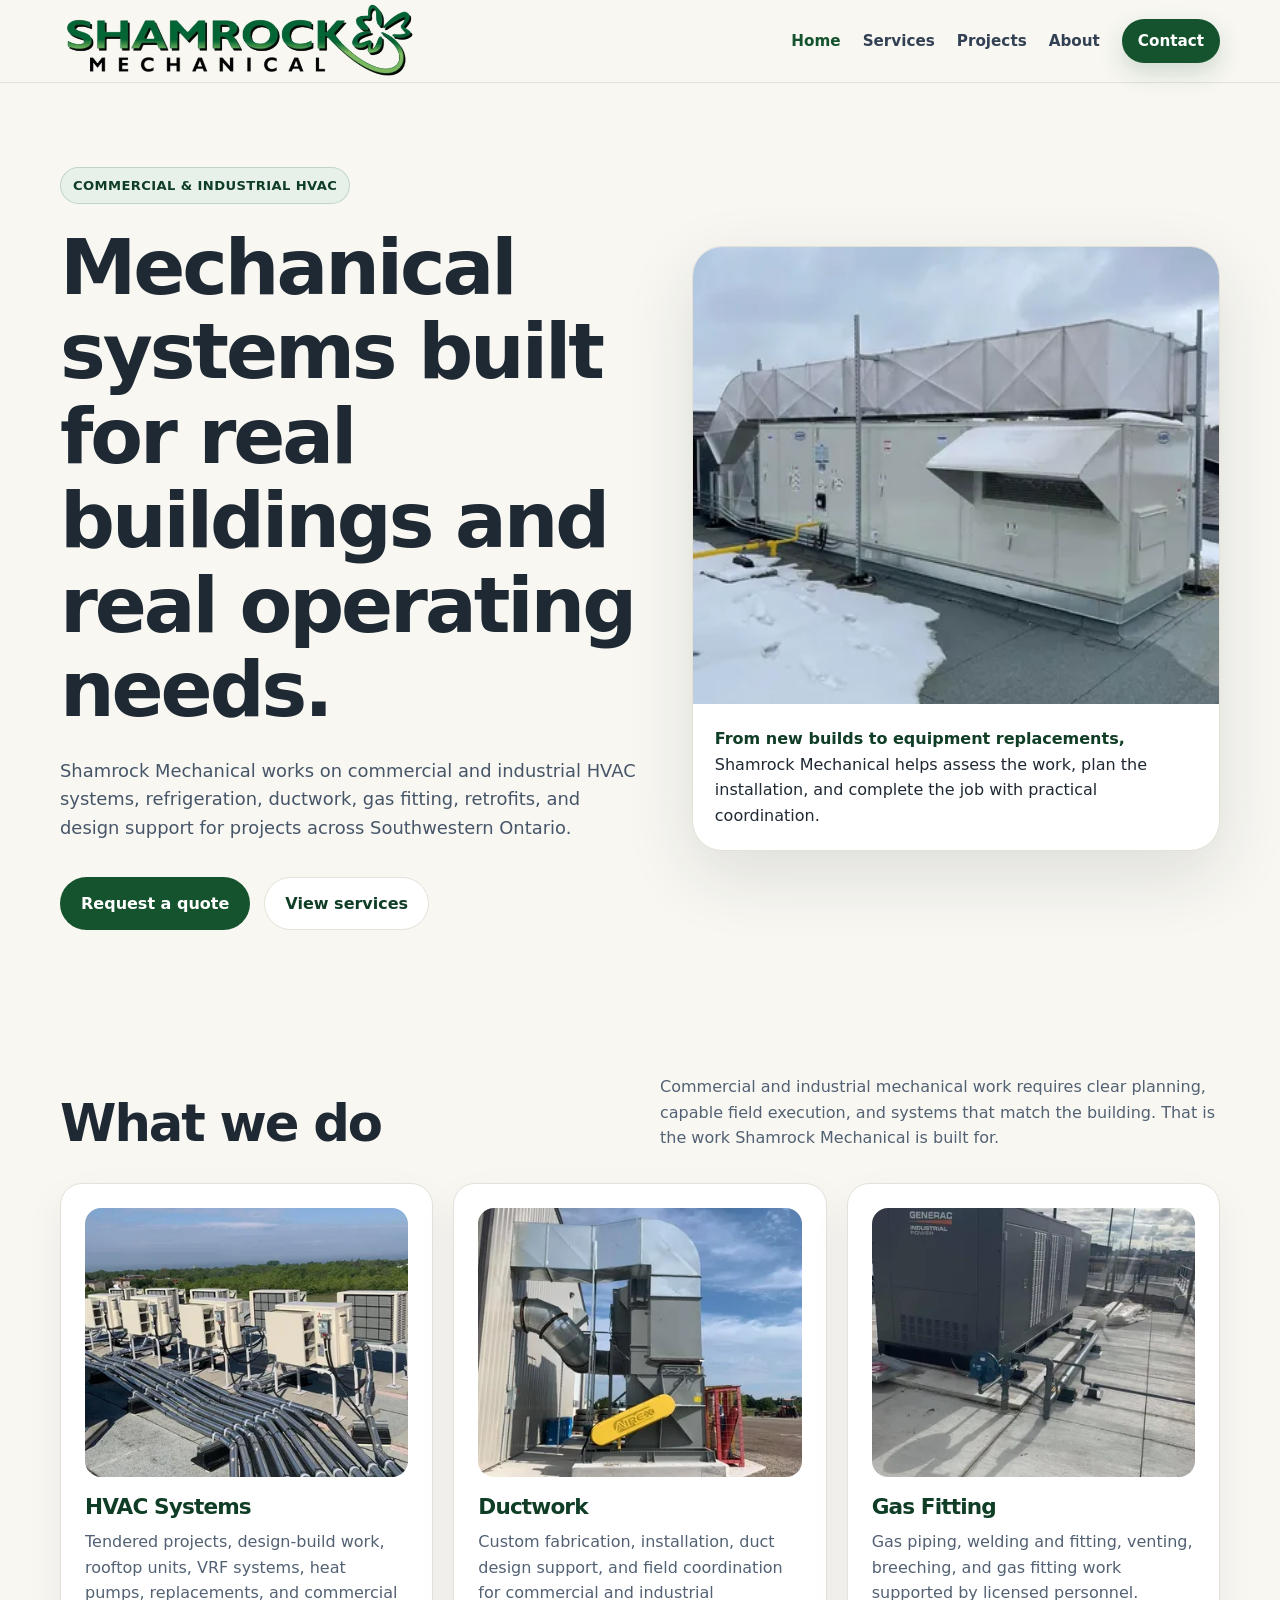
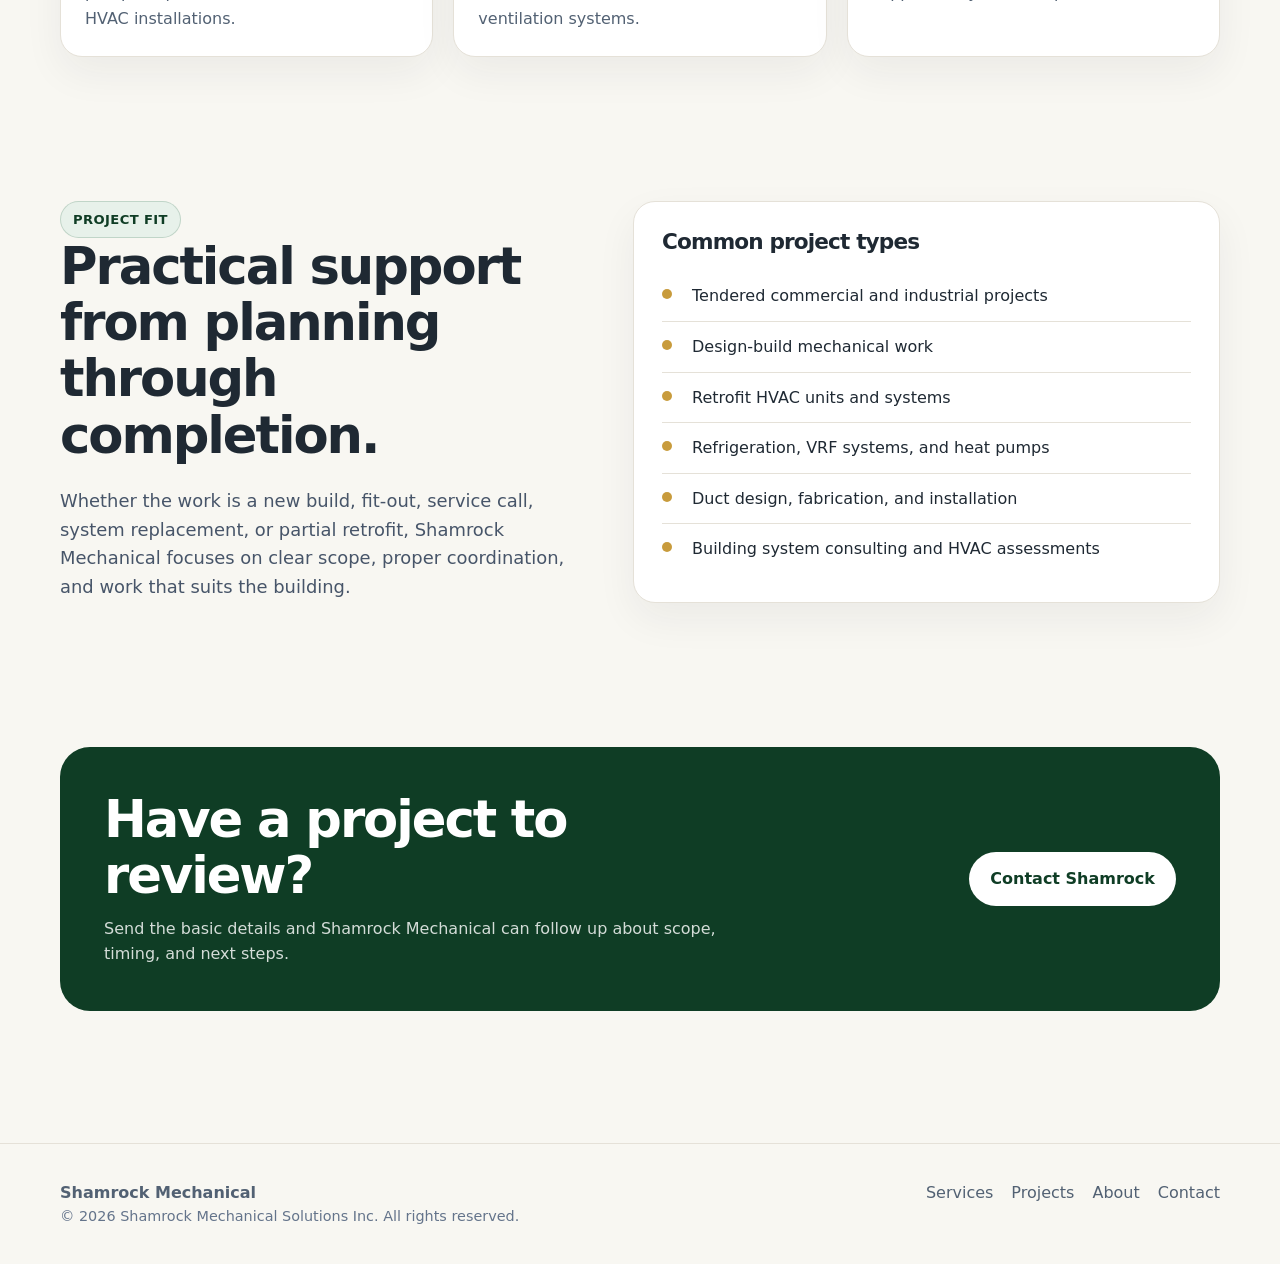
<file: index.html>
<!doctype html>
<html lang="en">
<head>
  <meta charset="utf-8">
  <meta name="viewport" content="width=device-width, initial-scale=1">
  <title>Shamrock Mechanical | Commercial & Industrial HVAC</title>
  <meta name="description" content="Shamrock Mechanical provides commercial and industrial HVAC, refrigeration, ductwork, gas fitting, retrofits, and design consulting in Southwestern Ontario.">
  <link rel="stylesheet" href="styles.css">
</head>
<body>
  <header class="site-header">
    <div class="container nav">
      <a class="brand" href="index.html" aria-label="Shamrock Mechanical home">
        <img class="brand-logo" src="assets/logo/shamrock-logo-compact.png" alt="Shamrock Mechanical logo">
      </a>
      <nav class="nav-links" aria-label="Main navigation">
        <a class="active" href="index.html">Home</a>
        <a href="services.html">Services</a>
        <a href="projects.html">Projects</a>
        <a href="about.html">About</a>
        <a class="nav-cta" href="contact.html">Contact</a>
      </nav>
    </div>
  </header>

  <main>
    <section class="hero">
      <div class="container hero-grid">
        <div>
          <span class="kicker">Commercial & Industrial HVAC</span>
          <h1>Mechanical systems built for real buildings and real operating needs.</h1>
          <p class="lede">Shamrock Mechanical works on commercial and industrial HVAC systems, refrigeration, ductwork, gas fitting, retrofits, and design support for projects across Southwestern Ontario.</p>
          <div class="hero-actions">
            <a class="btn btn-primary" href="contact.html">Request a quote</a>
            <a class="btn btn-secondary" href="services.html">View services</a>
          </div>
        </div>
        <aside class="hero-card">
          <img src="assets/images/rooftop-unit.webp" alt="Commercial rooftop HVAC unit">
          <div class="hero-card-body">
            <p><strong>From new builds to equipment replacements,</strong> Shamrock Mechanical helps assess the work, plan the installation, and complete the job with practical coordination.</p>
          </div>
        </aside>
      </div>
    </section>

    <section class="section">
      <div class="container">
        <div class="section-header">
          <h2>What we do</h2>
          <p>Commercial and industrial mechanical work requires clear planning, capable field execution, and systems that match the building. That is the work Shamrock Mechanical is built for.</p>
        </div>
        <div class="grid-3">
          <article class="card">
            <img src="assets/images/vrf-systems.webp" alt="Rooftop VRF systems and mechanical piping">
            <h3>HVAC Systems</h3>
            <p>Tendered projects, design-build work, rooftop units, VRF systems, heat pumps, replacements, and commercial HVAC installations.</p>
          </article>
          <article class="card">
            <img src="assets/images/ductwork.webp" alt="Custom commercial ductwork installation">
            <h3>Ductwork</h3>
            <p>Custom fabrication, installation, duct design support, and field coordination for commercial and industrial ventilation systems.</p>
          </article>
          <article class="card">
            <img src="assets/images/gas-fitting.webp" alt="Industrial generator and gas piping system">
            <h3>Gas Fitting</h3>
            <p>Gas piping, welding and fitting, venting, breeching, and gas fitting work supported by licensed personnel.</p>
          </article>
        </div>
      </div>
    </section>

    <section class="section">
      <div class="container split">
        <div>
          <span class="kicker">Project fit</span>
          <h2>Practical support from planning through completion.</h2>
          <p class="lede">Whether the work is a new build, fit-out, service call, system replacement, or partial retrofit, Shamrock Mechanical focuses on clear scope, proper coordination, and work that suits the building.</p>
        </div>
        <div class="panel">
          <h3>Common project types</h3>
          <ul class="check-list">
            <li>Tendered commercial and industrial projects</li>
            <li>Design-build mechanical work</li>
            <li>Retrofit HVAC units and systems</li>
            <li>Refrigeration, VRF systems, and heat pumps</li>
            <li>Duct design, fabrication, and installation</li>
            <li>Building system consulting and HVAC assessments</li>
          </ul>
        </div>
      </div>
    </section>

    <section class="section">
      <div class="container">
        <div class="band">
          <div>
            <h2>Have a project to review?</h2>
            <p>Send the basic details and Shamrock Mechanical can follow up about scope, timing, and next steps.</p>
          </div>
          <a class="btn" href="contact.html">Contact Shamrock</a>
        </div>
      </div>
    </section>
  </main>

  <footer class="site-footer">
    <div class="container footer-inner">
      <div>
        <strong>Shamrock Mechanical</strong>
        <p class="small">© 2026 Shamrock Mechanical Solutions Inc. All rights reserved.</p>
      </div>
      <div class="footer-links">
        <a href="services.html">Services</a>
        <a href="projects.html">Projects</a>
        <a href="about.html">About</a>
        <a href="contact.html">Contact</a>
      </div>
    </div>
  </footer>
</body>
</html>
</file>
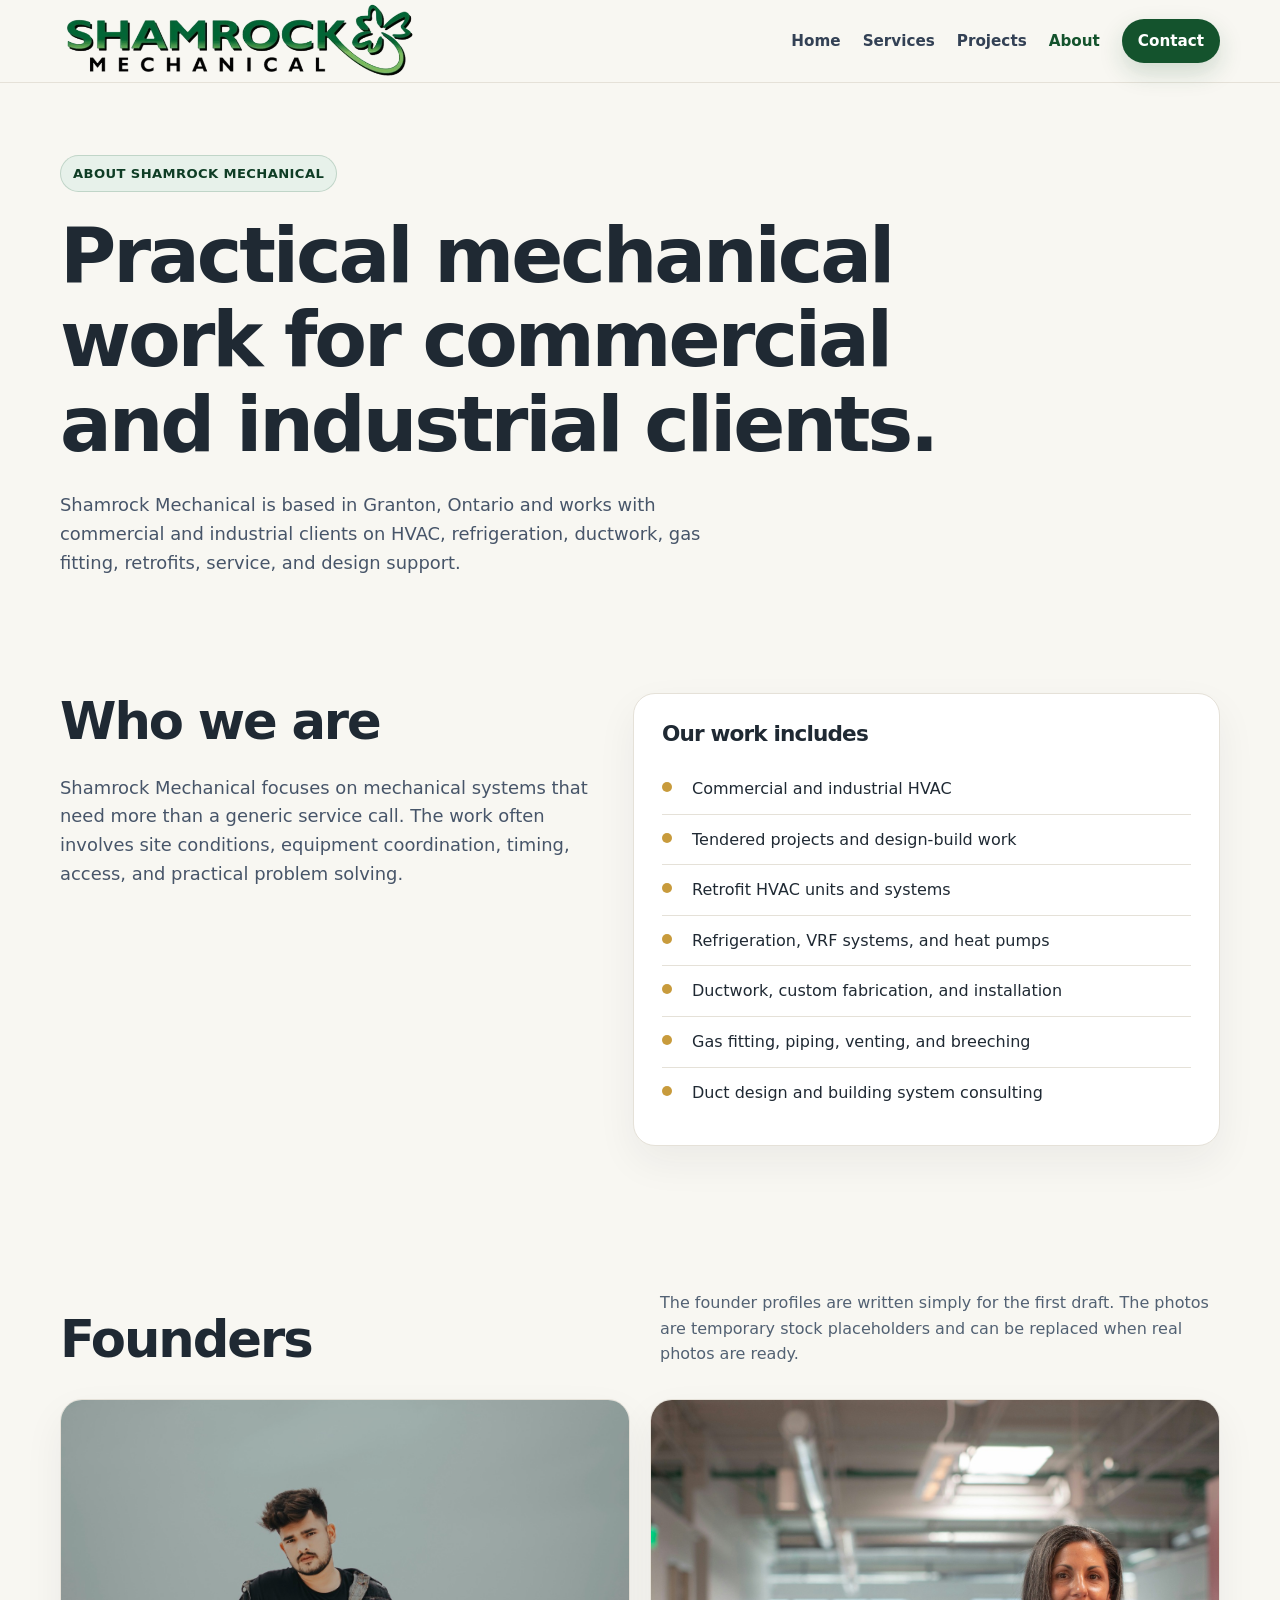
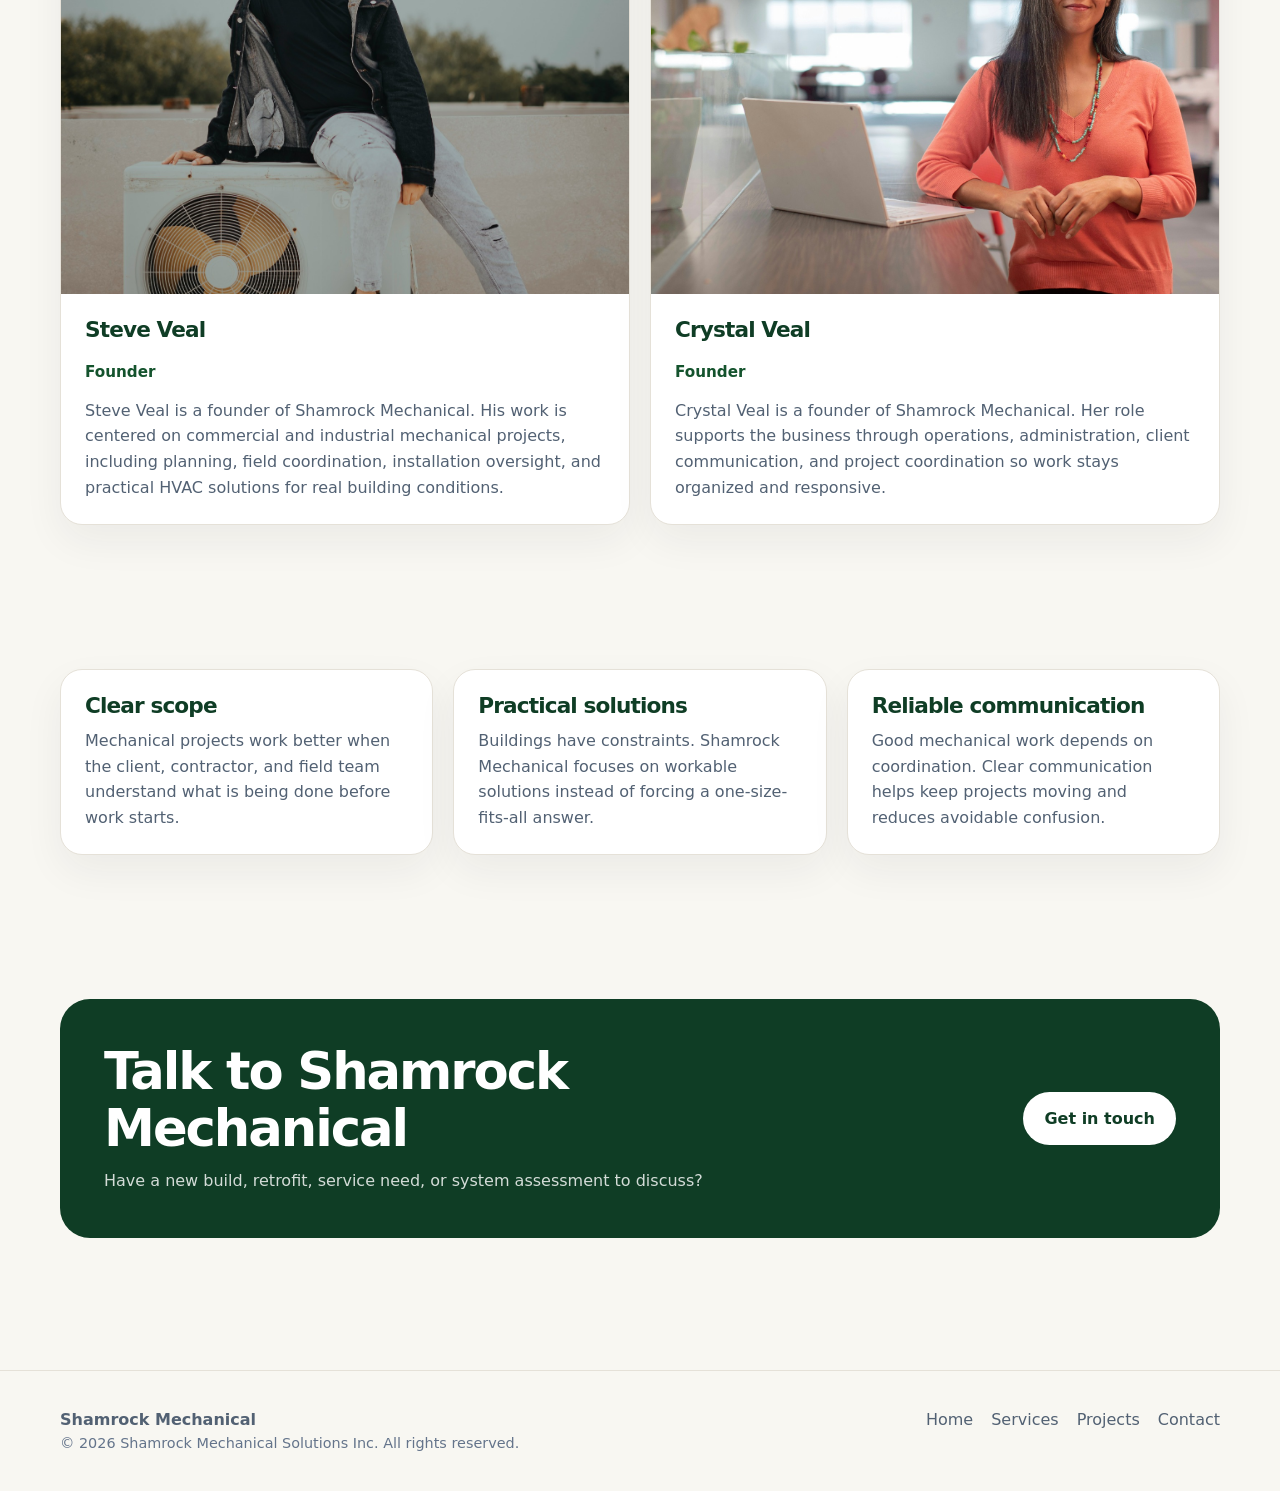
<file: about.html>
<!doctype html>
<html lang="en">
<head>
  <meta charset="utf-8">
  <meta name="viewport" content="width=device-width, initial-scale=1">
  <title>About | Shamrock Mechanical</title>
  <meta name="description" content="Learn about Shamrock Mechanical, a commercial and industrial HVAC company based in Granton, Ontario.">
  <link rel="stylesheet" href="styles.css">
</head>
<body>
  <header class="site-header">
    <div class="container nav">
      <a class="brand" href="index.html" aria-label="Shamrock Mechanical home"><img class="brand-logo" src="assets/logo/shamrock-logo-compact.png" alt="Shamrock Mechanical logo"></a>
      <nav class="nav-links" aria-label="Main navigation">
        <a href="index.html">Home</a>
        <a href="services.html">Services</a>
        <a href="projects.html">Projects</a>
        <a class="active" href="about.html">About</a>
        <a class="nav-cta" href="contact.html">Contact</a>
      </nav>
    </div>
  </header>

  <main>
    <section class="page-hero">
      <div class="container">
        <span class="kicker">About Shamrock Mechanical</span>
        <h1>Practical mechanical work for commercial and industrial clients.</h1>
        <p class="lede">Shamrock Mechanical is based in Granton, Ontario and works with commercial and industrial clients on HVAC, refrigeration, ductwork, gas fitting, retrofits, service, and design support.</p>
      </div>
    </section>

    <section class="section">
      <div class="container split">
        <div>
          <h2>Who we are</h2>
          <p class="lede">Shamrock Mechanical focuses on mechanical systems that need more than a generic service call. The work often involves site conditions, equipment coordination, timing, access, and practical problem solving.</p>
        </div>
        <div class="panel">
          <h3>Our work includes</h3>
          <ul class="check-list">
            <li>Commercial and industrial HVAC</li>
            <li>Tendered projects and design-build work</li>
            <li>Retrofit HVAC units and systems</li>
            <li>Refrigeration, VRF systems, and heat pumps</li>
            <li>Ductwork, custom fabrication, and installation</li>
            <li>Gas fitting, piping, venting, and breeching</li>
            <li>Duct design and building system consulting</li>
          </ul>
        </div>
      </div>
    </section>

    <section class="section">
      <div class="container">
        <div class="section-header">
          <h2>Founders</h2>
          <p>The founder profiles are written simply for the first draft. The photos are temporary stock placeholders and can be replaced when real photos are ready.</p>
        </div>
        <!-- Founder photos are temporary placeholders. Replace with real photos when available. -->
        <div class="grid-2">
          <article class="card team-card">
            <img src="assets/images/steve-veal-placeholder.jpg" alt="Steve Veal">
            <div class="team-copy">
              <h3>Steve Veal</h3>
              <span class="role">Founder</span>
              <p>Steve Veal is a founder of Shamrock Mechanical. His work is centered on commercial and industrial mechanical projects, including planning, field coordination, installation oversight, and practical HVAC solutions for real building conditions.</p>
            </div>
          </article>
          <article class="card team-card">
            <img src="assets/images/crystal-veal-placeholder.jpg" alt="Crystal Veal">
            <div class="team-copy">
              <h3>Crystal Veal</h3>
              <span class="role">Founder</span>
              <p>Crystal Veal is a founder of Shamrock Mechanical. Her role supports the business through operations, administration, client communication, and project coordination so work stays organized and responsive.</p>
            </div>
          </article>
        </div>
      </div>
    </section>

    <section class="section">
      <div class="container grid-3">
        <article class="card">
          <h3>Clear scope</h3>
          <p>Mechanical projects work better when the client, contractor, and field team understand what is being done before work starts.</p>
        </article>
        <article class="card">
          <h3>Practical solutions</h3>
          <p>Buildings have constraints. Shamrock Mechanical focuses on workable solutions instead of forcing a one-size-fits-all answer.</p>
        </article>
        <article class="card">
          <h3>Reliable communication</h3>
          <p>Good mechanical work depends on coordination. Clear communication helps keep projects moving and reduces avoidable confusion.</p>
        </article>
      </div>
    </section>

    <section class="section">
      <div class="container">
        <div class="band">
          <div>
            <h2>Talk to Shamrock Mechanical</h2>
            <p>Have a new build, retrofit, service need, or system assessment to discuss?</p>
          </div>
          <a class="btn" href="contact.html">Get in touch</a>
        </div>
      </div>
    </section>
  </main>

  <footer class="site-footer">
    <div class="container footer-inner">
      <div><strong>Shamrock Mechanical</strong><p class="small">© 2026 Shamrock Mechanical Solutions Inc. All rights reserved.</p></div>
      <div class="footer-links"><a href="index.html">Home</a><a href="services.html">Services</a><a href="projects.html">Projects</a><a href="contact.html">Contact</a></div>
    </div>
  </footer>
</body>
</html>
</file>
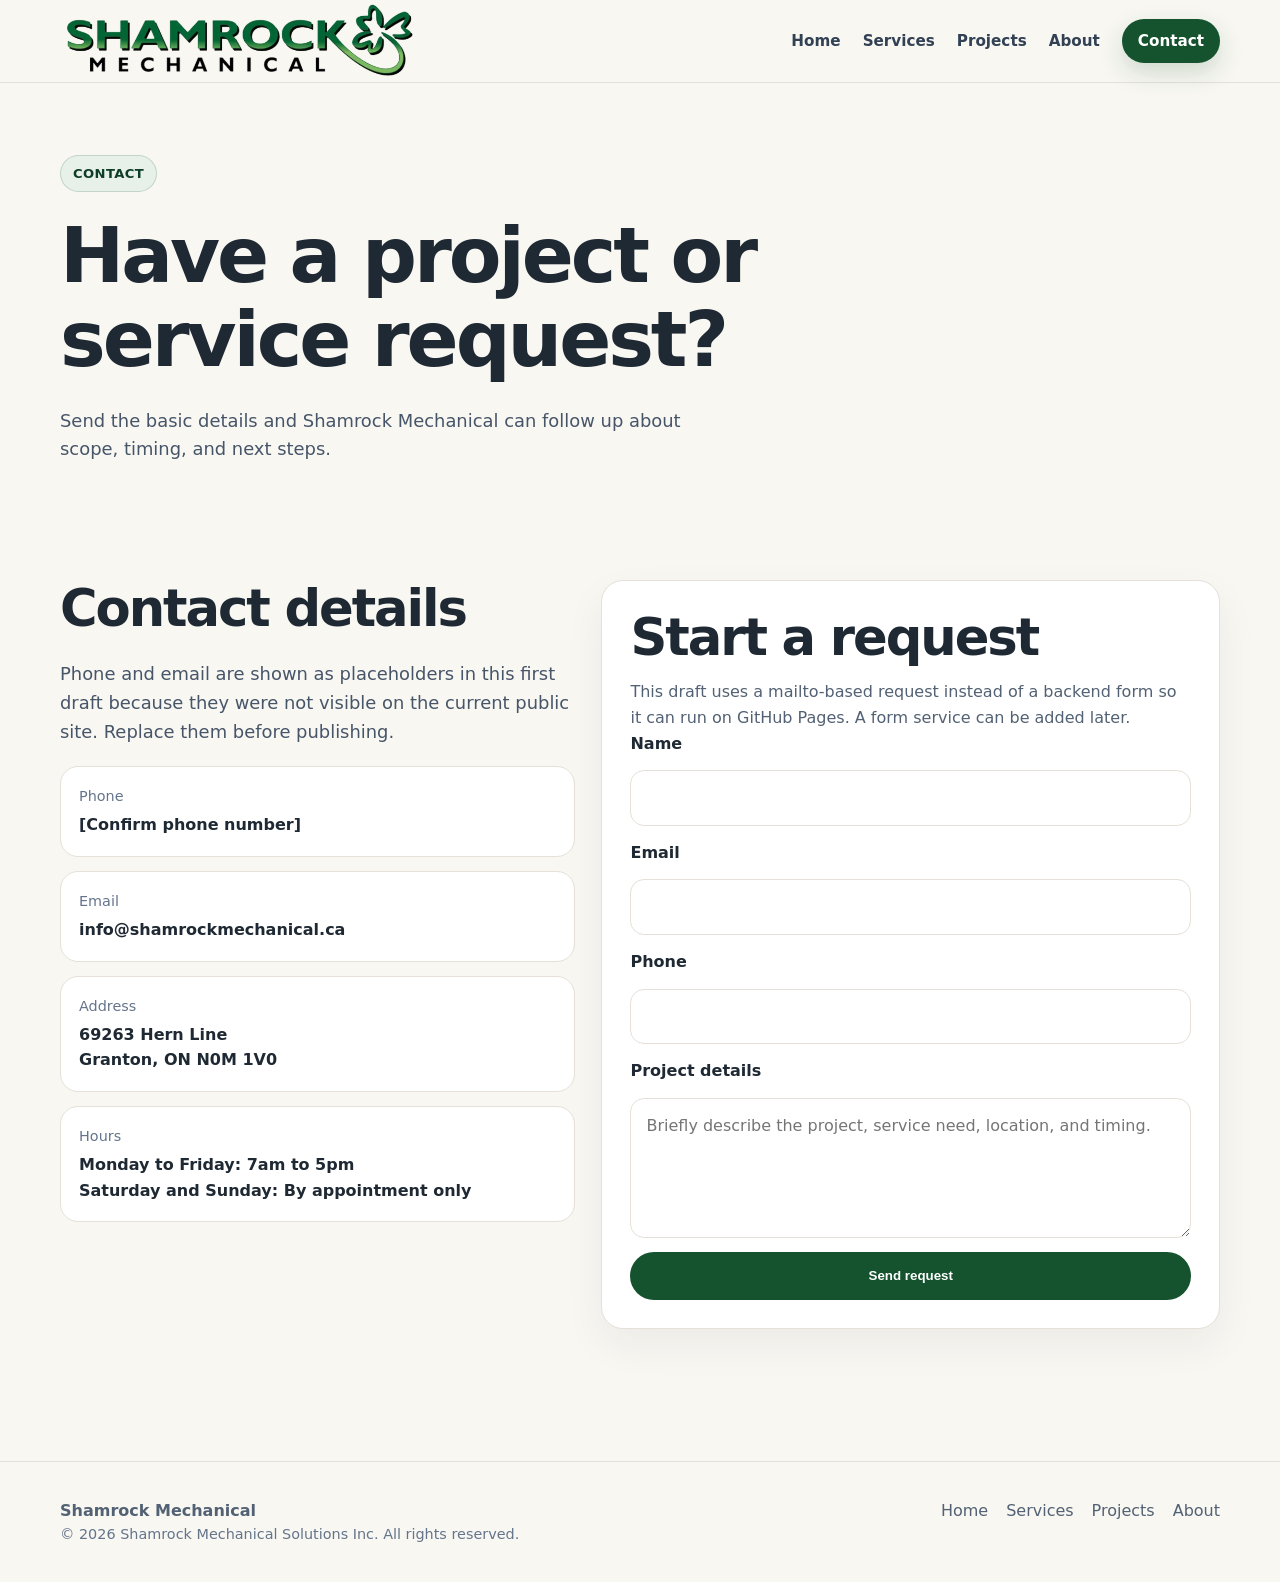
<file: contact.html>
<!doctype html>
<html lang="en">
<head>
  <meta charset="utf-8">
  <meta name="viewport" content="width=device-width, initial-scale=1">
  <title>Contact | Shamrock Mechanical</title>
  <meta name="description" content="Contact Shamrock Mechanical for commercial and industrial HVAC, refrigeration, retrofit, ductwork, gas fitting, and design support.">
  <link rel="stylesheet" href="styles.css">
</head>
<body>
  <header class="site-header">
    <div class="container nav">
      <a class="brand" href="index.html" aria-label="Shamrock Mechanical home"><img class="brand-logo" src="assets/logo/shamrock-logo-compact.png" alt="Shamrock Mechanical logo"></a>
      <nav class="nav-links" aria-label="Main navigation">
        <a href="index.html">Home</a>
        <a href="services.html">Services</a>
        <a href="projects.html">Projects</a>
        <a href="about.html">About</a>
        <a class="active nav-cta" href="contact.html">Contact</a>
      </nav>
    </div>
  </header>

  <main>
    <section class="page-hero">
      <div class="container">
        <span class="kicker">Contact</span>
        <h1>Have a project or service request?</h1>
        <p class="lede">Send the basic details and Shamrock Mechanical can follow up about scope, timing, and next steps.</p>
      </div>
    </section>

    <section class="section">
      <div class="container contact-grid">
        <div>
          <h2>Contact details</h2>
          <p class="lede">Phone and email are shown as placeholders in this first draft because they were not visible on the current public site. Replace them before publishing.</p>
          <div class="contact-list">
            <div class="contact-item">
              <span>Phone</span>
              <strong><a href="tel:+10000000000">[Confirm phone number]</a></strong>
            </div>
            <div class="contact-item">
              <span>Email</span>
              <strong><a href="mailto:info@shamrockmechanical.ca?subject=Project%20Inquiry%20-%20Shamrock%20Mechanical">info@shamrockmechanical.ca</a></strong>
            </div>
            <div class="contact-item">
              <span>Address</span>
              <strong>69263 Hern Line<br>Granton, ON N0M 1V0</strong>
            </div>
            <div class="contact-item">
              <span>Hours</span>
              <strong>Monday to Friday: 7am to 5pm<br>Saturday and Sunday: By appointment only</strong>
            </div>
          </div>
        </div>

        <div class="panel">
          <h2>Start a request</h2>
          <p class="form-note">This draft uses a mailto-based request instead of a backend form so it can run on GitHub Pages. A form service can be added later.</p>
          <form class="placeholder-form" action="mailto:info@shamrockmechanical.ca" method="post" enctype="text/plain">
            <label for="name">Name</label>
            <input id="name" name="name" type="text" autocomplete="name">

            <label for="email">Email</label>
            <input id="email" name="email" type="email" autocomplete="email">

            <label for="phone">Phone</label>
            <input id="phone" name="phone" type="tel" autocomplete="tel">

            <label for="message">Project details</label>
            <textarea id="message" name="message" placeholder="Briefly describe the project, service need, location, and timing."></textarea>

            <button class="btn btn-primary" type="submit">Send request</button>
          </form>
        </div>
      </div>
    </section>
  </main>

  <footer class="site-footer">
    <div class="container footer-inner">
      <div><strong>Shamrock Mechanical</strong><p class="small">© 2026 Shamrock Mechanical Solutions Inc. All rights reserved.</p></div>
      <div class="footer-links"><a href="index.html">Home</a><a href="services.html">Services</a><a href="projects.html">Projects</a><a href="about.html">About</a></div>
    </div>
  </footer>
</body>
</html>
</file>
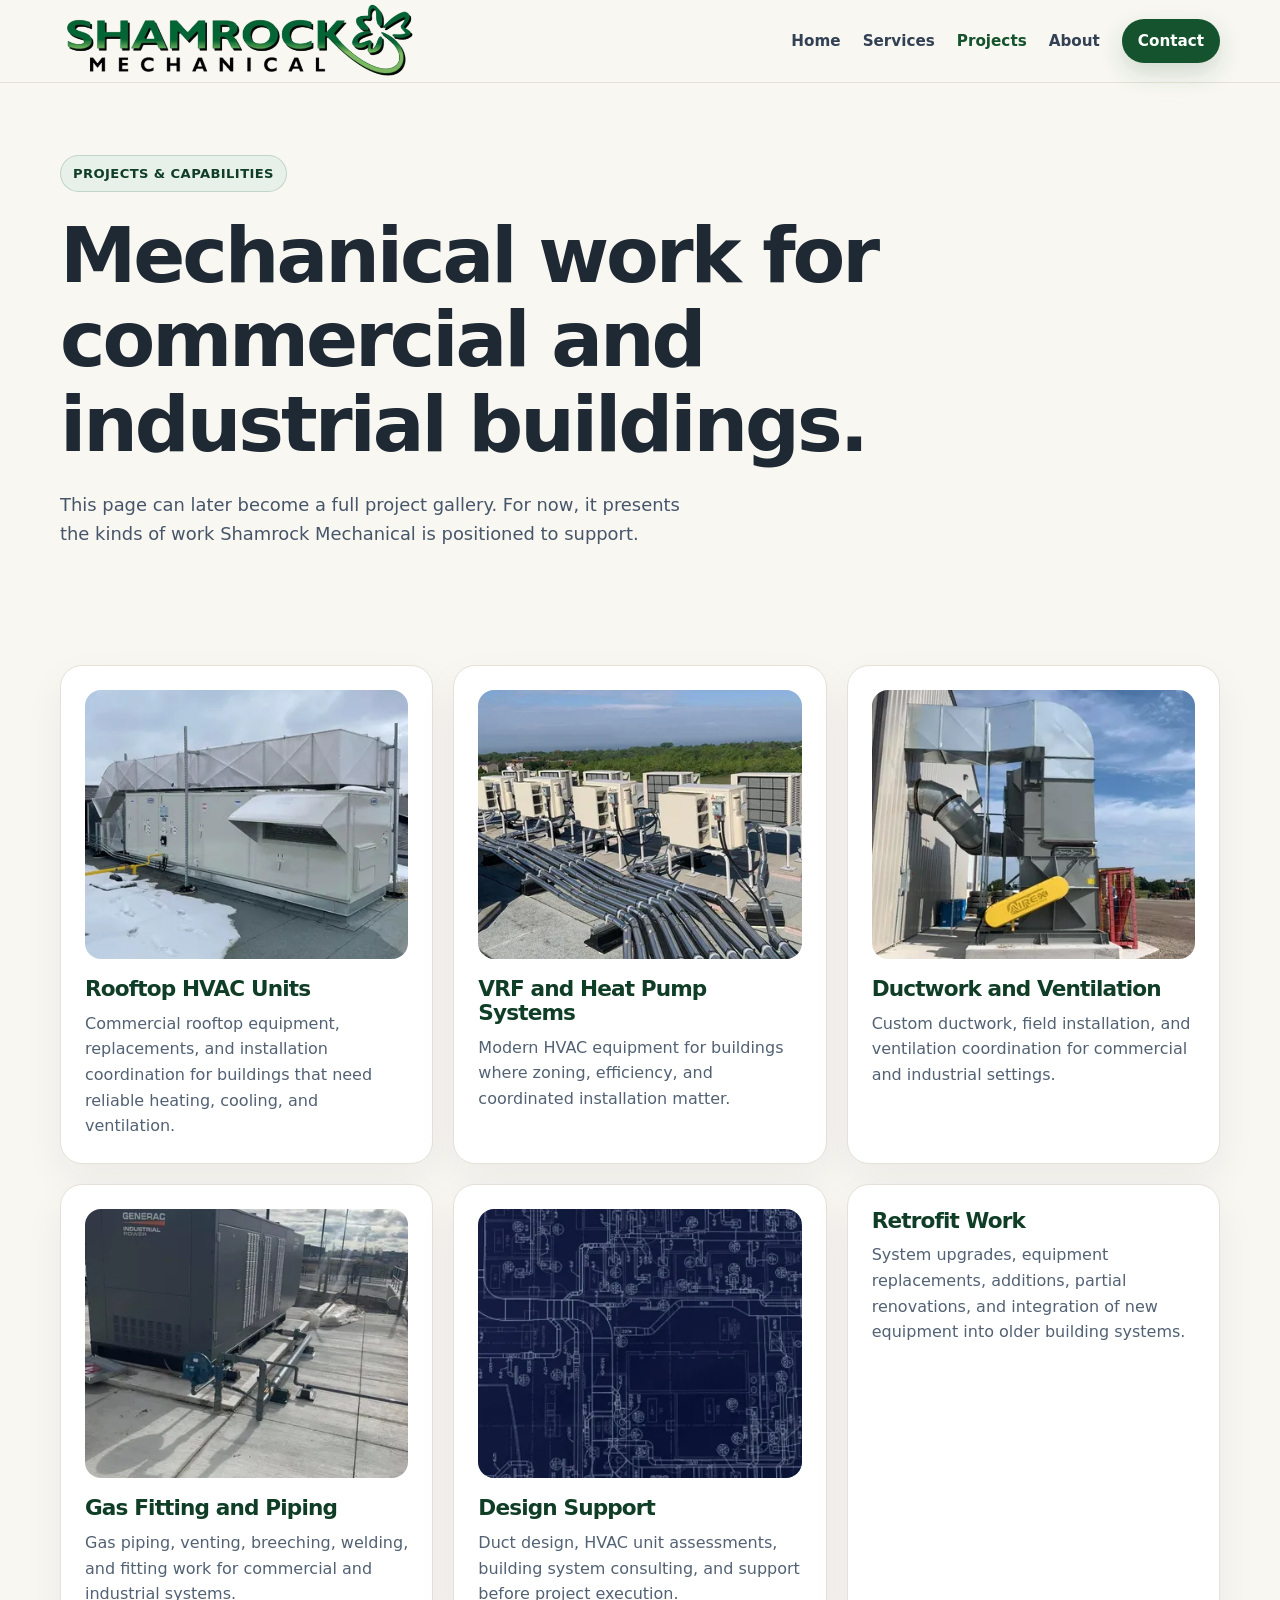
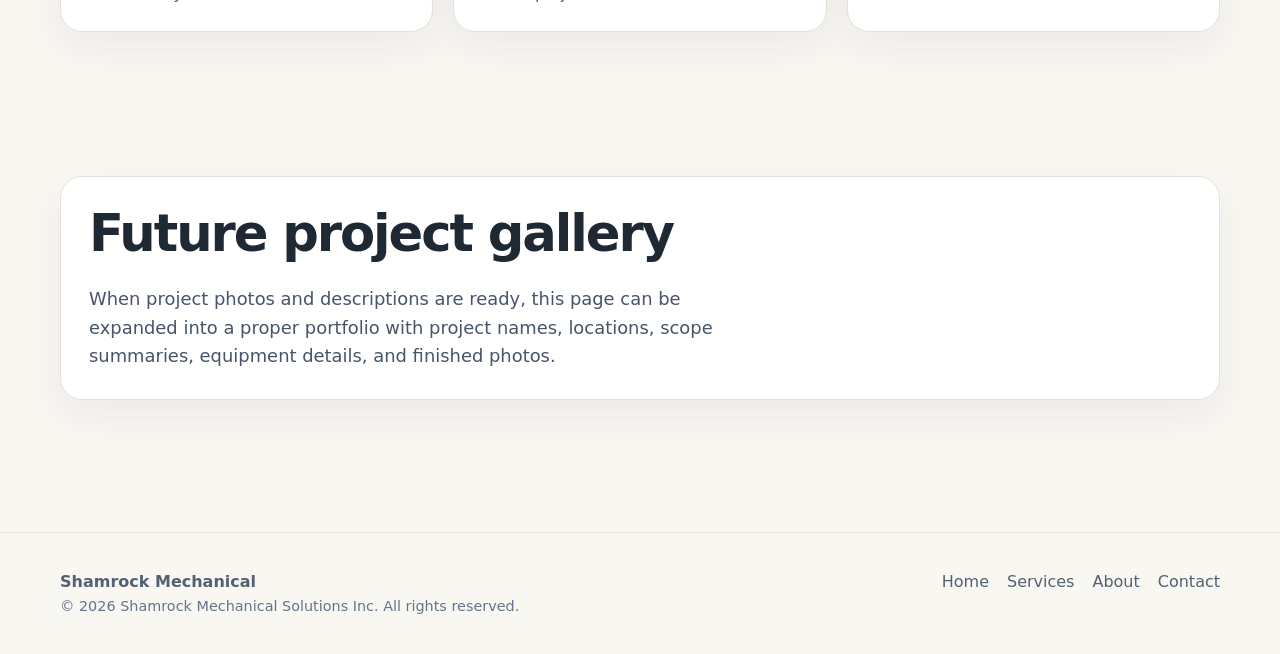
<file: projects.html>
<!doctype html>
<html lang="en">
<head>
  <meta charset="utf-8">
  <meta name="viewport" content="width=device-width, initial-scale=1">
  <title>Projects & Capabilities | Shamrock Mechanical</title>
  <meta name="description" content="Commercial HVAC, refrigeration, ductwork, gas fitting, and retrofit project capabilities from Shamrock Mechanical.">
  <link rel="stylesheet" href="styles.css">
</head>
<body>
  <header class="site-header">
    <div class="container nav">
      <a class="brand" href="index.html" aria-label="Shamrock Mechanical home"><img class="brand-logo" src="assets/logo/shamrock-logo-compact.png" alt="Shamrock Mechanical logo"></a>
      <nav class="nav-links" aria-label="Main navigation">
        <a href="index.html">Home</a>
        <a href="services.html">Services</a>
        <a class="active" href="projects.html">Projects</a>
        <a href="about.html">About</a>
        <a class="nav-cta" href="contact.html">Contact</a>
      </nav>
    </div>
  </header>

  <main>
    <section class="page-hero">
      <div class="container">
        <span class="kicker">Projects & Capabilities</span>
        <h1>Mechanical work for commercial and industrial buildings.</h1>
        <p class="lede">This page can later become a full project gallery. For now, it presents the kinds of work Shamrock Mechanical is positioned to support.</p>
      </div>
    </section>

    <section class="section">
      <div class="container grid-3">
        <article class="card">
          <img src="assets/images/rooftop-unit.webp" alt="Large commercial rooftop HVAC unit">
          <h3>Rooftop HVAC Units</h3>
          <p>Commercial rooftop equipment, replacements, and installation coordination for buildings that need reliable heating, cooling, and ventilation.</p>
        </article>
        <article class="card">
          <img src="assets/images/vrf-systems.webp" alt="Multiple VRF systems on a rooftop">
          <h3>VRF and Heat Pump Systems</h3>
          <p>Modern HVAC equipment for buildings where zoning, efficiency, and coordinated installation matter.</p>
        </article>
        <article class="card">
          <img src="assets/images/ductwork.webp" alt="Exterior ductwork system on a commercial building">
          <h3>Ductwork and Ventilation</h3>
          <p>Custom ductwork, field installation, and ventilation coordination for commercial and industrial settings.</p>
        </article>
        <article class="card">
          <img src="assets/images/gas-fitting.webp" alt="Industrial gas piping and rooftop equipment">
          <h3>Gas Fitting and Piping</h3>
          <p>Gas piping, venting, breeching, welding, and fitting work for commercial and industrial systems.</p>
        </article>
        <article class="card">
          <img src="assets/images/design-consulting.webp" alt="Mechanical system drawing and design blueprint">
          <h3>Design Support</h3>
          <p>Duct design, HVAC unit assessments, building system consulting, and support before project execution.</p>
        </article>
        <article class="card">
          <h3>Retrofit Work</h3>
          <p>System upgrades, equipment replacements, additions, partial renovations, and integration of new equipment into older building systems.</p>
        </article>
      </div>
    </section>

    <section class="section">
      <div class="container panel">
        <h2>Future project gallery</h2>
        <p class="lede">When project photos and descriptions are ready, this page can be expanded into a proper portfolio with project names, locations, scope summaries, equipment details, and finished photos.</p>
      </div>
    </section>
  </main>

  <footer class="site-footer">
    <div class="container footer-inner">
      <div><strong>Shamrock Mechanical</strong><p class="small">© 2026 Shamrock Mechanical Solutions Inc. All rights reserved.</p></div>
      <div class="footer-links"><a href="index.html">Home</a><a href="services.html">Services</a><a href="about.html">About</a><a href="contact.html">Contact</a></div>
    </div>
  </footer>
</body>
</html>
</file>
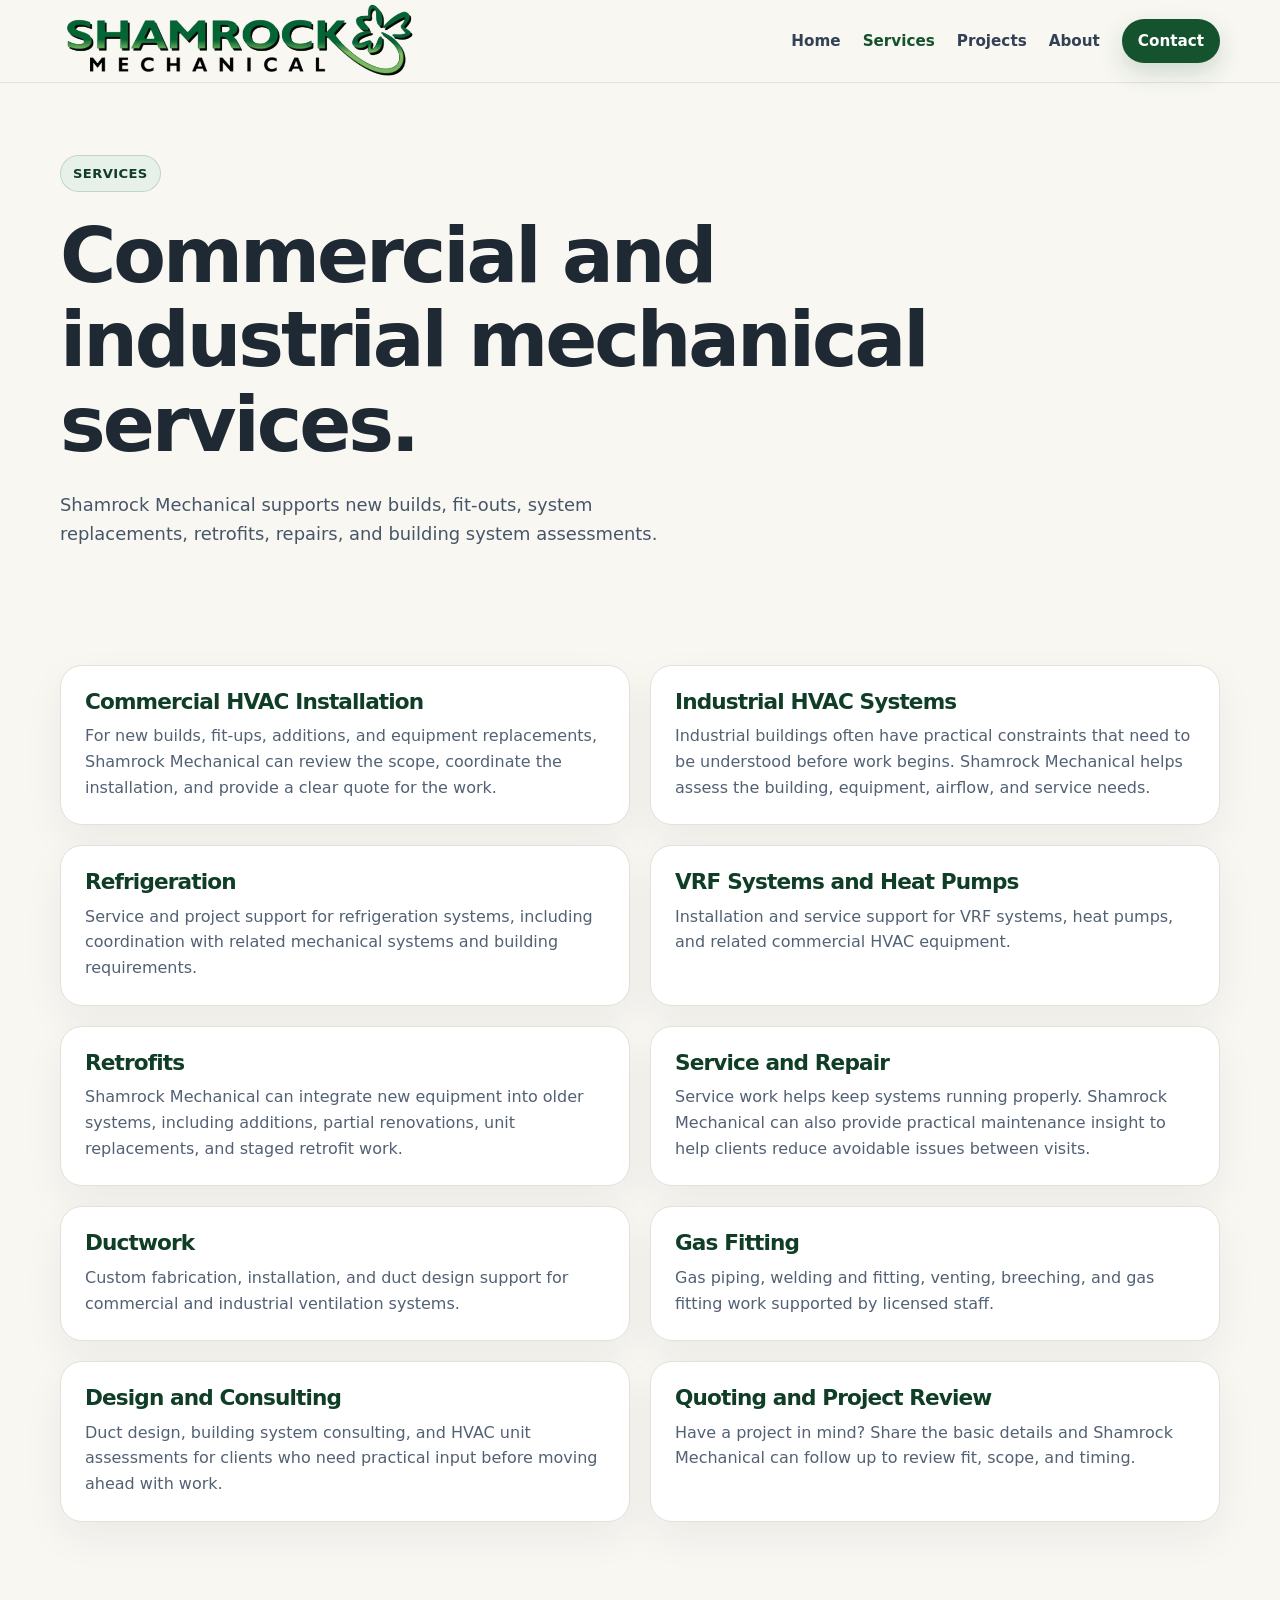
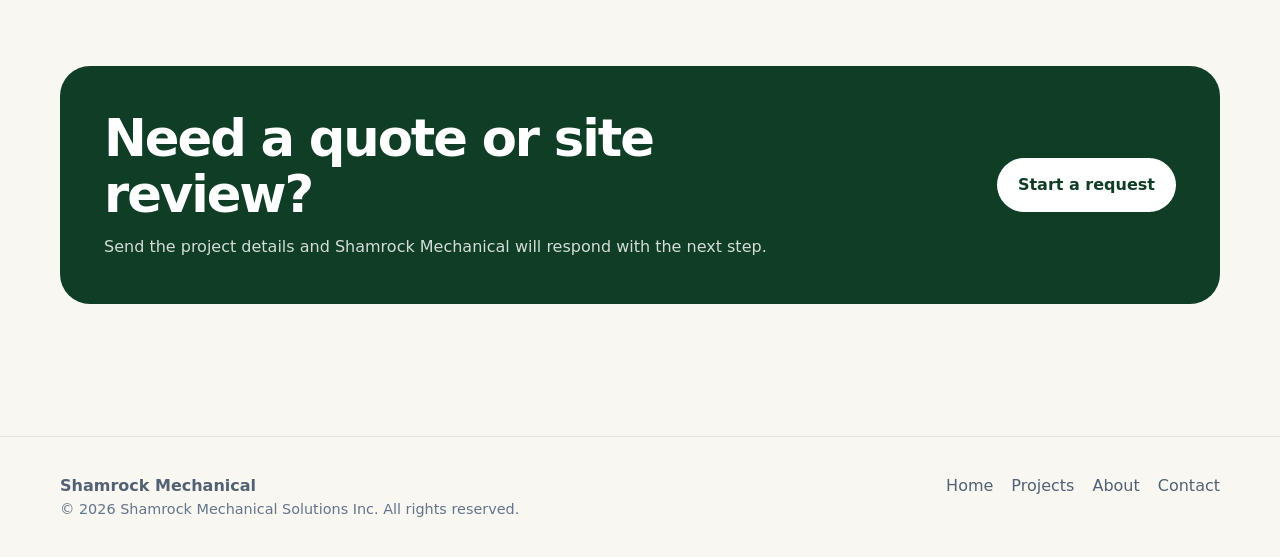
<file: services.html>
<!doctype html>
<html lang="en">
<head>
  <meta charset="utf-8">
  <meta name="viewport" content="width=device-width, initial-scale=1">
  <title>Services | Shamrock Mechanical</title>
  <meta name="description" content="Commercial and industrial HVAC, refrigeration, retrofits, service, ductwork, gas fitting, and design consulting from Shamrock Mechanical.">
  <link rel="stylesheet" href="styles.css">
</head>
<body>
  <header class="site-header">
    <div class="container nav">
      <a class="brand" href="index.html" aria-label="Shamrock Mechanical home"><img class="brand-logo" src="assets/logo/shamrock-logo-compact.png" alt="Shamrock Mechanical logo"></a>
      <nav class="nav-links" aria-label="Main navigation">
        <a href="index.html">Home</a>
        <a class="active" href="services.html">Services</a>
        <a href="projects.html">Projects</a>
        <a href="about.html">About</a>
        <a class="nav-cta" href="contact.html">Contact</a>
      </nav>
    </div>
  </header>

  <main>
    <section class="page-hero">
      <div class="container">
        <span class="kicker">Services</span>
        <h1>Commercial and industrial mechanical services.</h1>
        <p class="lede">Shamrock Mechanical supports new builds, fit-outs, system replacements, retrofits, repairs, and building system assessments.</p>
      </div>
    </section>

    <section class="section">
      <div class="container grid-2">
        <article class="card">
          <h3>Commercial HVAC Installation</h3>
          <p>For new builds, fit-ups, additions, and equipment replacements, Shamrock Mechanical can review the scope, coordinate the installation, and provide a clear quote for the work.</p>
        </article>
        <article class="card">
          <h3>Industrial HVAC Systems</h3>
          <p>Industrial buildings often have practical constraints that need to be understood before work begins. Shamrock Mechanical helps assess the building, equipment, airflow, and service needs.</p>
        </article>
        <article class="card">
          <h3>Refrigeration</h3>
          <p>Service and project support for refrigeration systems, including coordination with related mechanical systems and building requirements.</p>
        </article>
        <article class="card">
          <h3>VRF Systems and Heat Pumps</h3>
          <p>Installation and service support for VRF systems, heat pumps, and related commercial HVAC equipment.</p>
        </article>
        <article class="card">
          <h3>Retrofits</h3>
          <p>Shamrock Mechanical can integrate new equipment into older systems, including additions, partial renovations, unit replacements, and staged retrofit work.</p>
        </article>
        <article class="card">
          <h3>Service and Repair</h3>
          <p>Service work helps keep systems running properly. Shamrock Mechanical can also provide practical maintenance insight to help clients reduce avoidable issues between visits.</p>
        </article>
        <article class="card">
          <h3>Ductwork</h3>
          <p>Custom fabrication, installation, and duct design support for commercial and industrial ventilation systems.</p>
        </article>
        <article class="card">
          <h3>Gas Fitting</h3>
          <p>Gas piping, welding and fitting, venting, breeching, and gas fitting work supported by licensed staff.</p>
        </article>
        <article class="card">
          <h3>Design and Consulting</h3>
          <p>Duct design, building system consulting, and HVAC unit assessments for clients who need practical input before moving ahead with work.</p>
        </article>
        <article class="card">
          <h3>Quoting and Project Review</h3>
          <p>Have a project in mind? Share the basic details and Shamrock Mechanical can follow up to review fit, scope, and timing.</p>
        </article>
      </div>
    </section>

    <section class="section">
      <div class="container">
        <div class="band">
          <div>
            <h2>Need a quote or site review?</h2>
            <p>Send the project details and Shamrock Mechanical will respond with the next step.</p>
          </div>
          <a class="btn" href="contact.html">Start a request</a>
        </div>
      </div>
    </section>
  </main>

  <footer class="site-footer">
    <div class="container footer-inner">
      <div><strong>Shamrock Mechanical</strong><p class="small">© 2026 Shamrock Mechanical Solutions Inc. All rights reserved.</p></div>
      <div class="footer-links"><a href="index.html">Home</a><a href="projects.html">Projects</a><a href="about.html">About</a><a href="contact.html">Contact</a></div>
    </div>
  </footer>
</body>
</html>
</file>
<file: styles.css>
:root {
  --green: #14532d;
  --green-dark: #0f3d25;
  --green-soft: #e7f1ea;
  --charcoal: #1f2933;
  --steel: #64748b;
  --warm-white: #f8f7f2;
  --white: #ffffff;
  --border: #e5e1d8;
  --gold: #c89b3c;
  --shadow: 0 24px 70px rgba(31, 41, 51, 0.12);
  --radius: 22px;
  --max: 1160px;
}

* {
  box-sizing: border-box;
}

body {
  margin: 0;
  font-family: Inter, ui-sans-serif, system-ui, -apple-system, BlinkMacSystemFont, "Segoe UI", sans-serif;
  color: var(--charcoal);
  background: var(--warm-white);
  line-height: 1.6;
}

img {
  max-width: 100%;
  display: block;
}

a {
  color: inherit;
  text-decoration: none;
}

.container {
  width: min(var(--max), calc(100% - 40px));
  margin: 0 auto;
}

.site-header {
  position: sticky;
  top: 0;
  z-index: 20;
  background: rgba(248, 247, 242, 0.94);
  backdrop-filter: blur(12px);
  border-bottom: 1px solid var(--border);
}

.nav {
  display: flex;
  align-items: center;
  justify-content: space-between;
  gap: 24px;
  min-height: 78px;
}

.brand {
  display: flex;
  align-items: center;
  flex: 0 0 auto;
}

.brand-logo {
  width: clamp(220px, 28vw, 360px);
  height: auto;
}

.nav-links {
  display: flex;
  align-items: center;
  gap: 22px;
  color: #334155;
  font-size: 0.95rem;
  font-weight: 650;
}

.nav-links a:hover,
.nav-links a.active {
  color: var(--green);
}

.nav-cta {
  padding: 10px 16px;
  border-radius: 999px;
  background: var(--green);
  color: var(--white) !important;
  box-shadow: 0 10px 24px rgba(20, 83, 45, 0.18);
}

.hero {
  padding: 84px 0 72px;
}

.hero-grid {
  display: grid;
  grid-template-columns: minmax(0, 1.05fr) minmax(320px, 0.95fr);
  gap: 48px;
  align-items: center;
}

.kicker {
  display: inline-flex;
  align-items: center;
  gap: 8px;
  padding: 7px 12px;
  border: 1px solid rgba(20, 83, 45, 0.18);
  border-radius: 999px;
  color: var(--green-dark);
  background: var(--green-soft);
  font-size: 0.82rem;
  font-weight: 750;
  letter-spacing: 0.03em;
  text-transform: uppercase;
}

h1,
h2,
h3 {
  line-height: 1.1;
  letter-spacing: -0.04em;
  margin: 0;
}

h1 {
  margin-top: 22px;
  font-size: clamp(2.5rem, 6vw, 5.1rem);
  max-width: 900px;
}

h2 {
  font-size: clamp(2rem, 4vw, 3.25rem);
}

h3 {
  font-size: 1.35rem;
}

p {
  margin: 0;
}

.lede {
  margin-top: 24px;
  max-width: 650px;
  color: #475569;
  font-size: 1.12rem;
}

.hero-actions {
  margin-top: 34px;
  display: flex;
  flex-wrap: wrap;
  gap: 14px;
}

.btn {
  display: inline-flex;
  align-items: center;
  justify-content: center;
  min-height: 48px;
  padding: 13px 20px;
  border-radius: 999px;
  font-weight: 800;
  border: 1px solid transparent;
}

.btn-primary {
  background: var(--green);
  color: var(--white);
}

.btn-secondary {
  background: var(--white);
  color: var(--green-dark);
  border-color: var(--border);
}

.hero-card {
  background: var(--white);
  border: 1px solid var(--border);
  border-radius: calc(var(--radius) + 8px);
  box-shadow: var(--shadow);
  overflow: hidden;
}

.hero-card img {
  width: 100%;
  aspect-ratio: 1.15 / 1;
  object-fit: cover;
}

.hero-card-body {
  padding: 22px;
}

.hero-card-body strong {
  color: var(--green-dark);
}

.section {
  padding: 72px 0;
}

.section-header {
  display: flex;
  align-items: end;
  justify-content: space-between;
  gap: 28px;
  margin-bottom: 32px;
}

.section-header p {
  max-width: 560px;
  color: #526173;
}

.grid-3,
.grid-4,
.grid-2 {
  display: grid;
  gap: 20px;
}

.grid-2 {
  grid-template-columns: repeat(2, minmax(0, 1fr));
}

.grid-3 {
  grid-template-columns: repeat(3, minmax(0, 1fr));
}

.grid-4 {
  grid-template-columns: repeat(4, minmax(0, 1fr));
}

.card {
  background: var(--white);
  border: 1px solid var(--border);
  border-radius: var(--radius);
  padding: 24px;
  box-shadow: 0 16px 40px rgba(31, 41, 51, 0.06);
}

.card img {
  width: 100%;
  aspect-ratio: 1.2 / 1;
  object-fit: cover;
  border-radius: 16px;
  margin-bottom: 18px;
}

.card h3 {
  margin-bottom: 10px;
  color: var(--green-dark);
}

.card p,
.card li {
  color: #526173;
}

.card ul {
  margin: 14px 0 0;
  padding-left: 18px;
}

.band {
  background: var(--green-dark);
  color: var(--white);
  border-radius: calc(var(--radius) + 8px);
  padding: 44px;
  display: grid;
  grid-template-columns: 1.4fr 0.8fr;
  gap: 28px;
  align-items: center;
}

.band p {
  color: rgba(255, 255, 255, 0.82);
  margin-top: 12px;
}

.band .btn {
  justify-self: end;
  background: var(--white);
  color: var(--green-dark);
}

.page-hero {
  padding: 72px 0 44px;
}

.page-hero h1 {
  max-width: 900px;
}

.split {
  display: grid;
  grid-template-columns: 0.95fr 1.05fr;
  gap: 42px;
  align-items: start;
}

.panel {
  background: var(--white);
  border: 1px solid var(--border);
  border-radius: var(--radius);
  padding: 28px;
  box-shadow: 0 16px 40px rgba(31, 41, 51, 0.06);
}

.panel + .panel {
  margin-top: 18px;
}

.check-list {
  list-style: none;
  padding: 0;
  margin: 18px 0 0;
}

.check-list li {
  padding: 12px 0 12px 30px;
  border-bottom: 1px solid var(--border);
  position: relative;
}

.check-list li::before {
  content: "";
  position: absolute;
  left: 0;
  top: 18px;
  width: 10px;
  height: 10px;
  border-radius: 50%;
  background: var(--gold);
}

.check-list li:last-child {
  border-bottom: 0;
}

.team-card {
  padding: 0;
  overflow: hidden;
}

.team-card img {
  width: 100%;
  aspect-ratio: 1.15 / 1;
  object-fit: cover;
  margin: 0;
  border-radius: 0;
}

.team-copy {
  padding: 24px;
}

.role {
  display: inline-block;
  margin: 8px 0 14px;
  color: var(--green);
  font-weight: 800;
  font-size: 0.95rem;
}

.contact-grid {
  display: grid;
  grid-template-columns: 1fr 1.2fr;
  gap: 26px;
}

.contact-list {
  display: grid;
  gap: 14px;
  margin-top: 20px;
}

.contact-item {
  padding: 18px;
  background: var(--white);
  border: 1px solid var(--border);
  border-radius: 18px;
}

.contact-item span {
  display: block;
  color: var(--steel);
  font-size: 0.9rem;
  margin-bottom: 4px;
}

.form-note {
  color: #526173;
  margin-top: 14px;
}

.placeholder-form {
  display: grid;
  gap: 14px;
}

.placeholder-form label {
  font-weight: 750;
  color: var(--charcoal);
}

.placeholder-form input,
.placeholder-form textarea {
  width: 100%;
  padding: 14px 15px;
  border: 1px solid var(--border);
  border-radius: 14px;
  font: inherit;
  background: #fff;
}

.placeholder-form textarea {
  min-height: 140px;
  resize: vertical;
}

.site-footer {
  margin-top: 60px;
  padding: 36px 0;
  border-top: 1px solid var(--border);
  color: #526173;
}

.footer-inner {
  display: flex;
  justify-content: space-between;
  gap: 24px;
  flex-wrap: wrap;
}

.footer-links {
  display: flex;
  gap: 18px;
  flex-wrap: wrap;
}

.small {
  font-size: 0.9rem;
  color: var(--steel);
}

@media (max-width: 900px) {
  .hero-grid,
  .split,
  .band,
  .contact-grid {
    grid-template-columns: 1fr;
  }

  .grid-3,
  .grid-4,
  .grid-2 {
    grid-template-columns: 1fr;
  }

  .section-header {
    display: block;
  }

  .section-header p {
    margin-top: 14px;
  }

  .band .btn {
    justify-self: start;
  }

  .nav {
    align-items: flex-start;
    flex-direction: column;
    padding: 18px 0;
  }

  .nav-links {
    width: 100%;
    overflow-x: auto;
    padding-bottom: 4px;
  }
}

@media (max-width: 520px) {
  .brand-logo {
    width: 210px;
  }

  .container {
    width: min(var(--max), calc(100% - 28px));
  }

  .hero,
  .section,
  .page-hero {
    padding: 48px 0;
  }

  .band {
    padding: 28px;
  }
}
</file>
